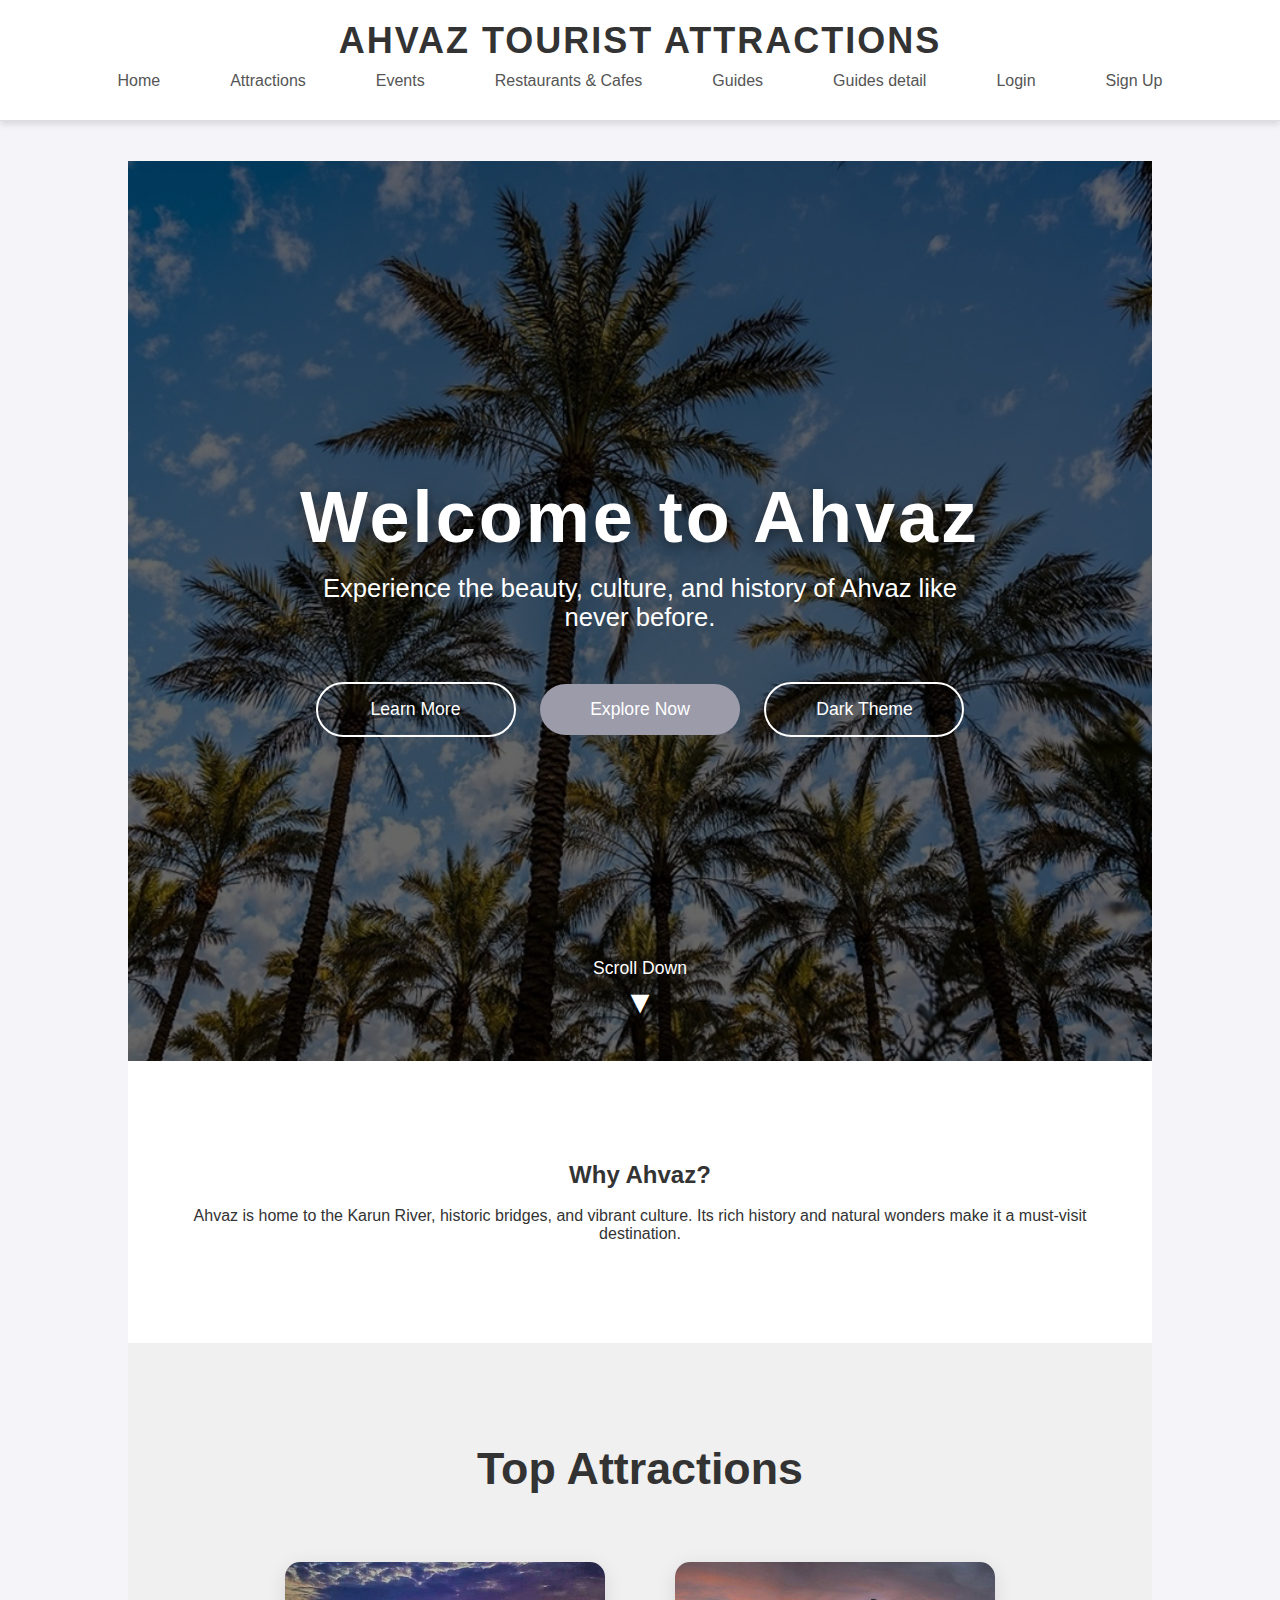
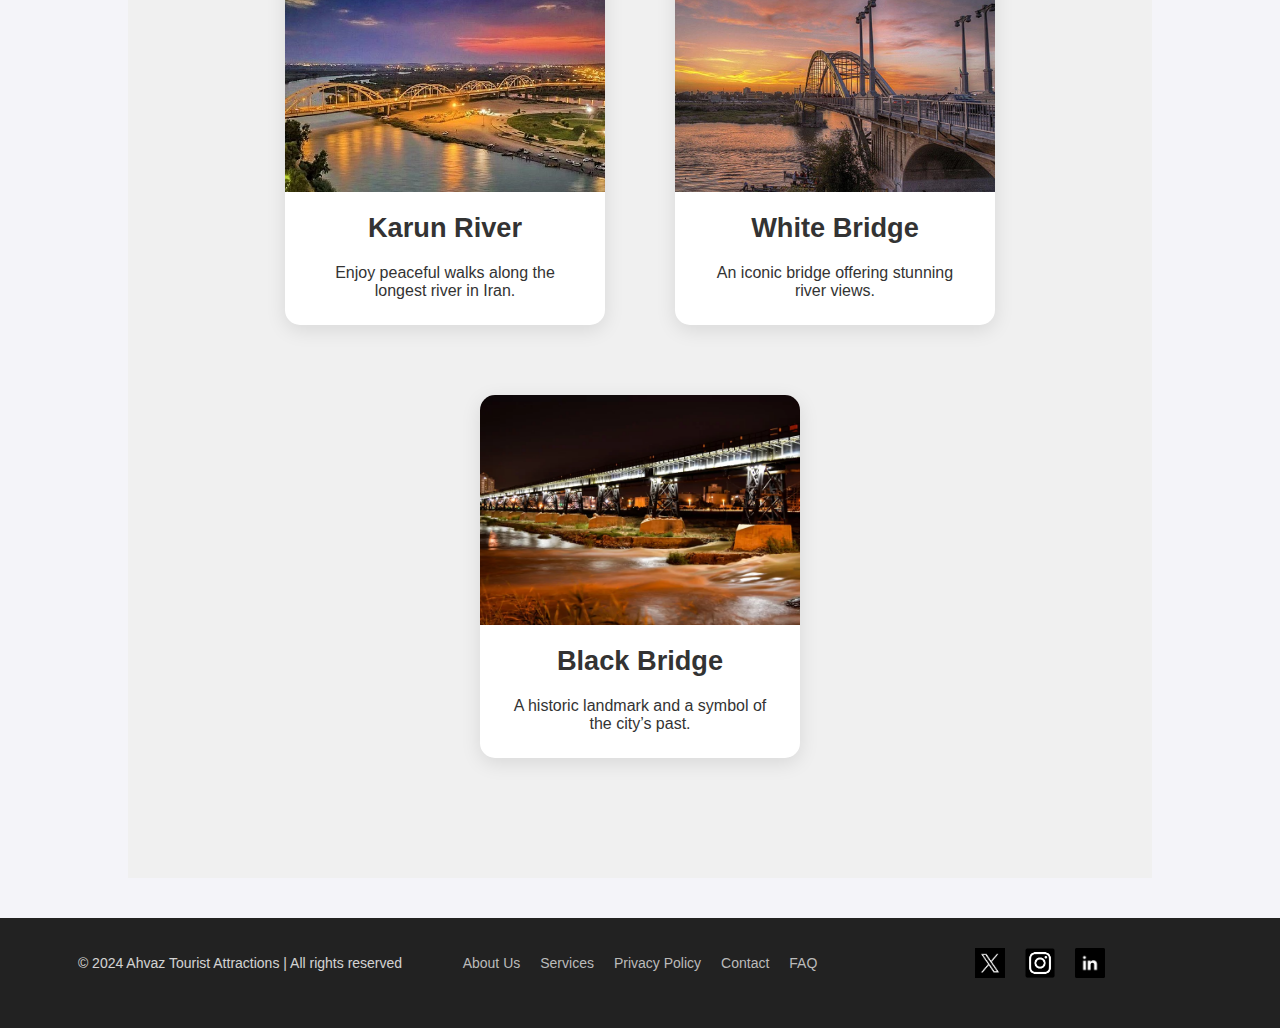
<file: index.html>
<!DOCTYPE html>
<html lang="en">
<head>
    <meta charset="UTF-8">
    <meta name="viewport" content="width=device-width, initial-scale=1.0">
    <title>Discover Ahvaz</title>
    <link id="theme-style" rel="stylesheet" href="css/style.css">
</head>
<body class="homepage">
    <div id="header"></div>

    <main>
        <section class="hero">        
            <div class="overlay"></div>
            <div class="hero-content">
                <h1>Welcome to Ahvaz</h1>
                <p>Experience the beauty, culture, and history of Ahvaz like never before.</p>
                <a href="#about" class="btn btn-outline">Learn More</a>
                <a href="attractions.html" class="btn explore-btn">Explore Now</a>
                <button class="btn btn-outline" id="theme-toggle-btn">Toggle Theme</button>
            </div>
            <div class="scroll-down">
                <a href="#about">Scroll Down</a>
                <span class="arrow">▼</span>
            </div>
        </section>

        <section id="about" class="about">
            <div class="container">
                <h2>Why Ahvaz?</h2><br/>
                <p>Ahvaz is home to the Karun River, historic bridges, and vibrant culture. Its rich history and natural wonders make it a must-visit destination.</p>
            </div>
        </section>

        <section class="featured">
            <h2>Top Attractions</h2>
            <div class="attractions-list">
                <div class="featured-item">
                    <img src="./images/karun river.jpg" alt="Karun River">
                    <h3>Karun River</h3>
                    <p>Enjoy peaceful walks along the longest river in Iran.</p>
                </div>

                <div class="featured-item">
                    <img src="./images/White Bridge.jpg" alt="White Bridge">
                    <h3>White Bridge</h3>
                    <p>An iconic bridge offering stunning river views.</p>
                </div>

                <div class="featured-item">
                    <img src="./images/black bridge.webp" alt="Black Bridge">
                    <h3>Black Bridge</h3>
                    <p>A historic landmark and a symbol of the city’s past.</p>
                </div>
            </div>
        </section>
    </main>

    <div id="footer"></div>

    <script>
        fetch('header.html')
            .then(response => response.text())
            .then(data => document.getElementById('header').innerHTML = data);

        fetch('footer.html')
            .then(response => response.text())
            .then(data => document.getElementById('footer').innerHTML = data);
    </script>
    <script src="./js/theme.js" ></script>
</body>
</html>
</file>
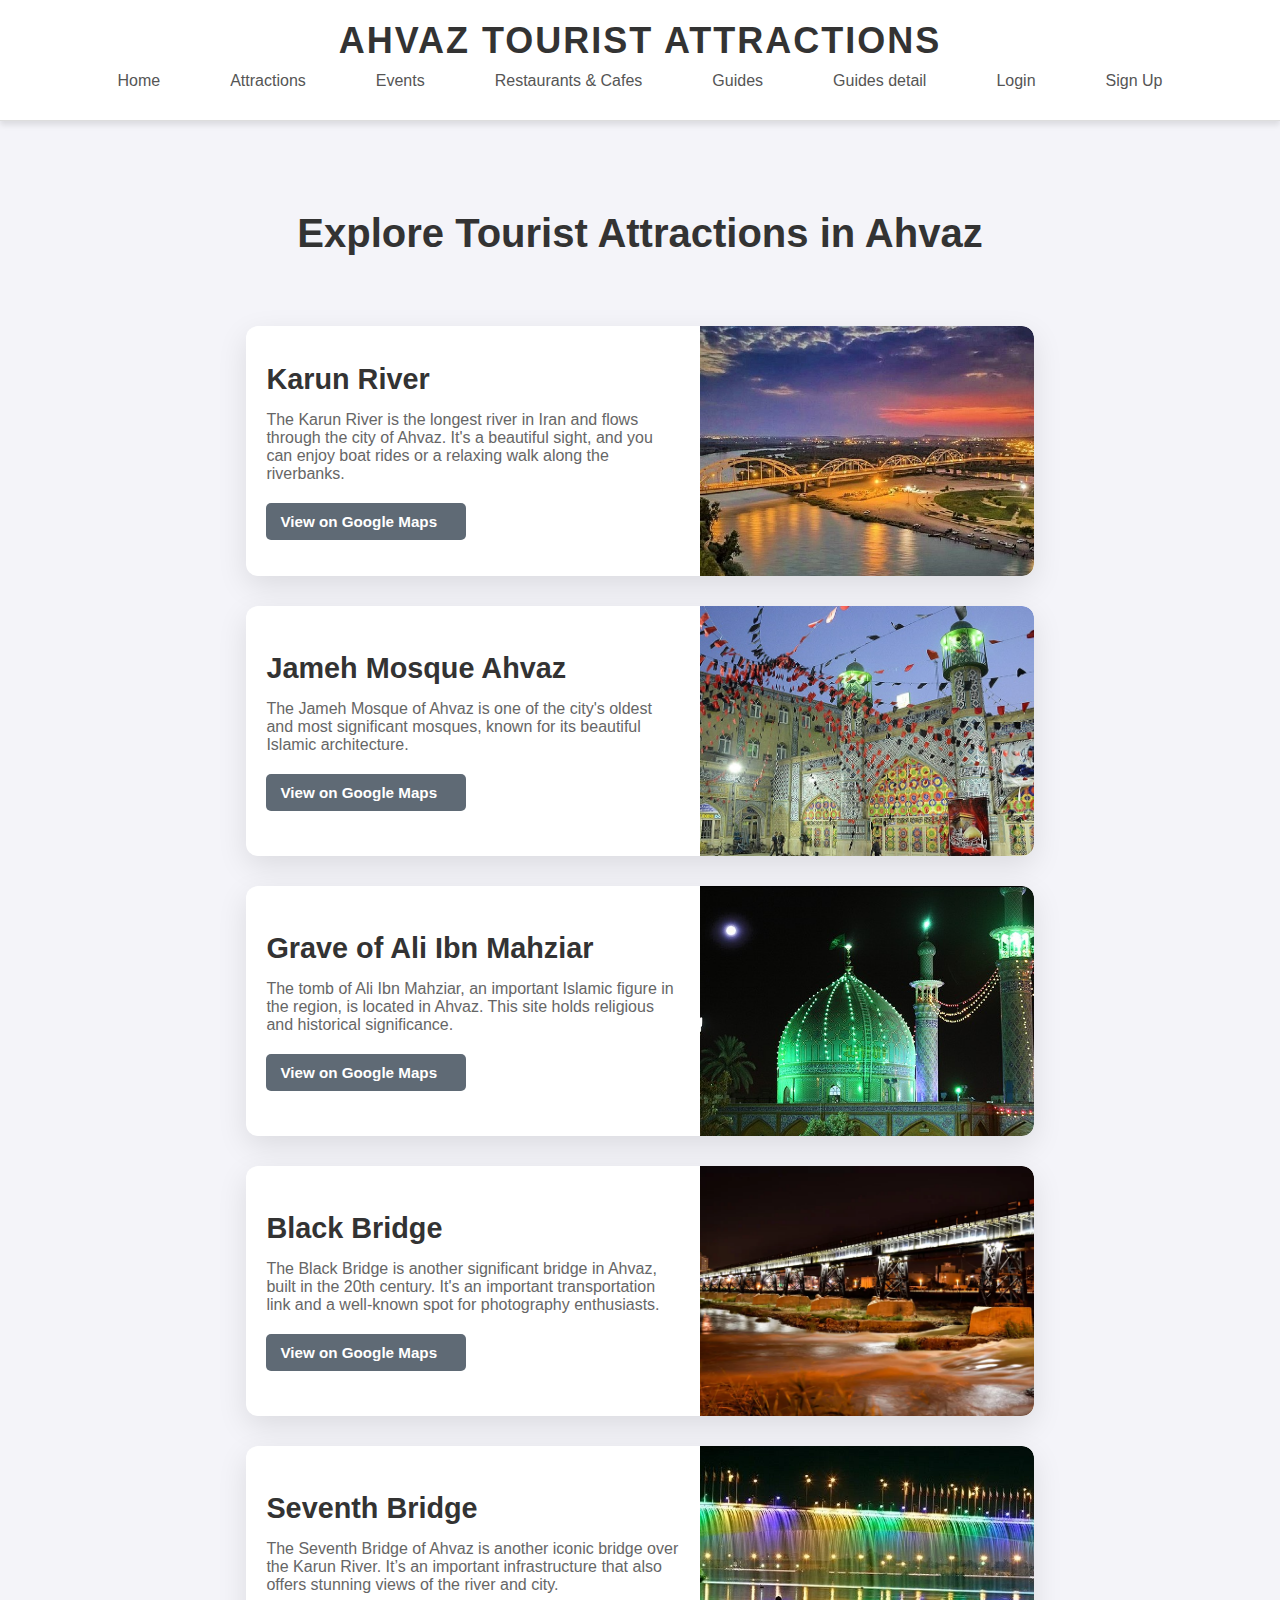
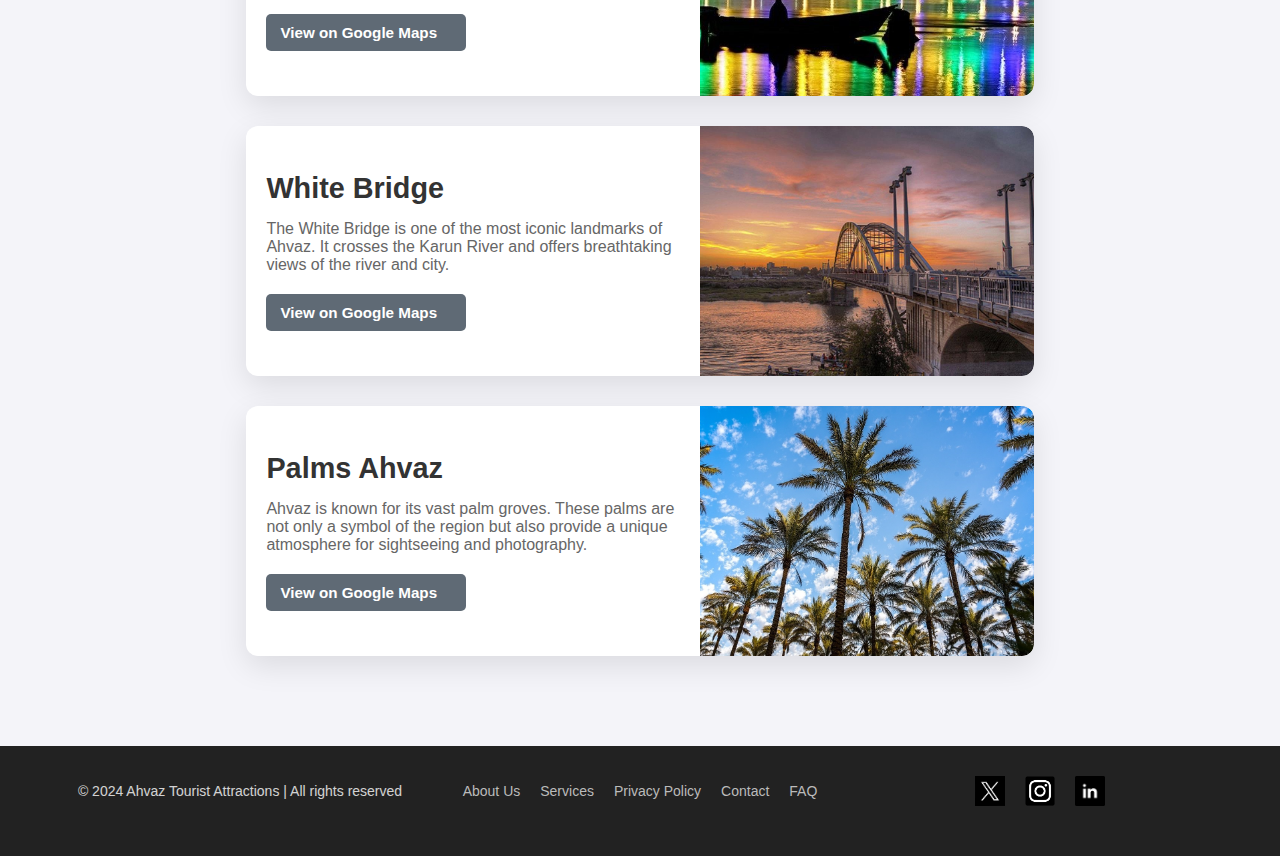
<file: attractions.html>
<!DOCTYPE html>
<html lang="en">
<head>
    <meta charset="UTF-8">
    <meta name="viewport" content="width=device-width, initial-scale=1.0">
    <title>Tourist Attractions in Ahvaz</title>
    <link id="theme-style" rel="stylesheet" href="css/style.css">
</head>
<body>
    <div id="header"></div>

    <main>
        <section class="attractions-section">

            <div class="attractions-list">
                <h2 class="attractions-section-title">Explore Tourist Attractions in Ahvaz</h2>
                <div class="attraction-card">
                    <div class="attraction-info">
                        <h3>Karun River</h3>
                        <p>The Karun River is the longest river in Iran and flows through the city of Ahvaz. It's a beautiful sight, and you can enjoy boat rides or a relaxing walk along the riverbanks.</p>
                        <a href="https://www.google.com/maps?q=Karun+River,+Ahvaz" target="_blank" class="attractions-btn">View on Google Maps</a>
                    </div>
                    <div class="attraction-image" style="background-image: url('./images/karun river.jpg');"></div>
                </div>

                <div class="attraction-card">
                    <div class="attraction-info">
                        <h3>Jameh Mosque Ahvaz</h3>
                        <p>The Jameh Mosque of Ahvaz is one of the city's oldest and most significant mosques, known for its beautiful Islamic architecture.</p>
                        <a href="https://www.google.com/maps?q=Jameh+Mosque,+Ahvaz" target="_blank" class="attractions-btn">View on Google Maps</a>
                    </div>
                    <div class="attraction-image" style="background-image: url('./images/mosque.jpg');"></div>
                </div>

                <div class="attraction-card">
                    <div class="attraction-info">
                        <h3>Grave of Ali Ibn Mahziar</h3>
                        <p>The tomb of Ali Ibn Mahziar, an important Islamic figure in the region, is located in Ahvaz. This site holds religious and historical significance.</p>
                        <a href="https://www.google.com/maps?q=Grave+of+Ali+Ibn+Mahziar,+Ahvaz" target="_blank" class="attractions-btn">View on Google Maps</a>
                    </div>
                    <div class="attraction-image" style="background-image: url('./images/ali ibn.jpg');"></div>
                </div>

                <div class="attraction-card">
                    <div class="attraction-info">
                        <h3>Black Bridge</h3>
                        <p>The Black Bridge is another significant bridge in Ahvaz, built in the 20th century. It's an important transportation link and a well-known spot for photography enthusiasts.</p>
                        <a href="https://www.google.com/maps?q=Black+Bridge,+Ahvaz" target="_blank" class="attractions-btn">View on Google Maps</a>
                    </div>
                    <div class="attraction-image" style="background-image: url('./images/black bridge.webp');"></div>
                </div>

                <div class="attraction-card">
                    <div class="attraction-info">
                        <h3>Seventh Bridge</h3>
                        <p>The Seventh Bridge of Ahvaz is another iconic bridge over the Karun River. It’s an important infrastructure that also offers stunning views of the river and city.</p>
                        <a href="https://www.google.com/maps?q=Seventh+Bridge,+Ahvaz" target="_blank" class="attractions-btn">View on Google Maps</a>
                    </div>
                    <div class="attraction-image" style="background-image: url('./images/seventhh.jpg');"></div>
                </div>

                <div class="attraction-card">
                    <div class="attraction-info">
                        <h3>White Bridge</h3>
                        <p>The White Bridge is one of the most iconic landmarks of Ahvaz. It crosses the Karun River and offers breathtaking views of the river and city.</p>
                        <a href="https://www.google.com/maps?q=White+Bridge,+Ahvaz" target="_blank" class="attractions-btn">View on Google Maps</a>
                    </div>
                    <div class="attraction-image" style="background-image: url('./images/White Bridge.jpg');"></div>
                </div>

                <div class="attraction-card">
                    <div class="attraction-info">
                        <h3>Palms Ahvaz</h3>
                        <p>Ahvaz is known for its vast palm groves. These palms are not only a symbol of the region but also provide a unique atmosphere for sightseeing and photography.</p>
                        <a href="https://www.google.com/maps?q=Palms,+Ahvaz" target="_blank" class="attractions-btn">View on Google Maps</a>
                    </div>
                    <div class="attraction-image" style="background-image: url('./images/palms.jpg');"></div>
                </div>
            </div>
        </section>
    </main>

    <div id="footer"></div>

    <script>
        fetch('header.html')
            .then(response => response.text())
            .then(data => document.getElementById('header').innerHTML = data);

        fetch('footer.html')
            .then(response => response.text())
            .then(data => document.getElementById('footer').innerHTML = data);
    </script>
    <script src="./js/theme.js" ></script>
</body>
</html>
</file>
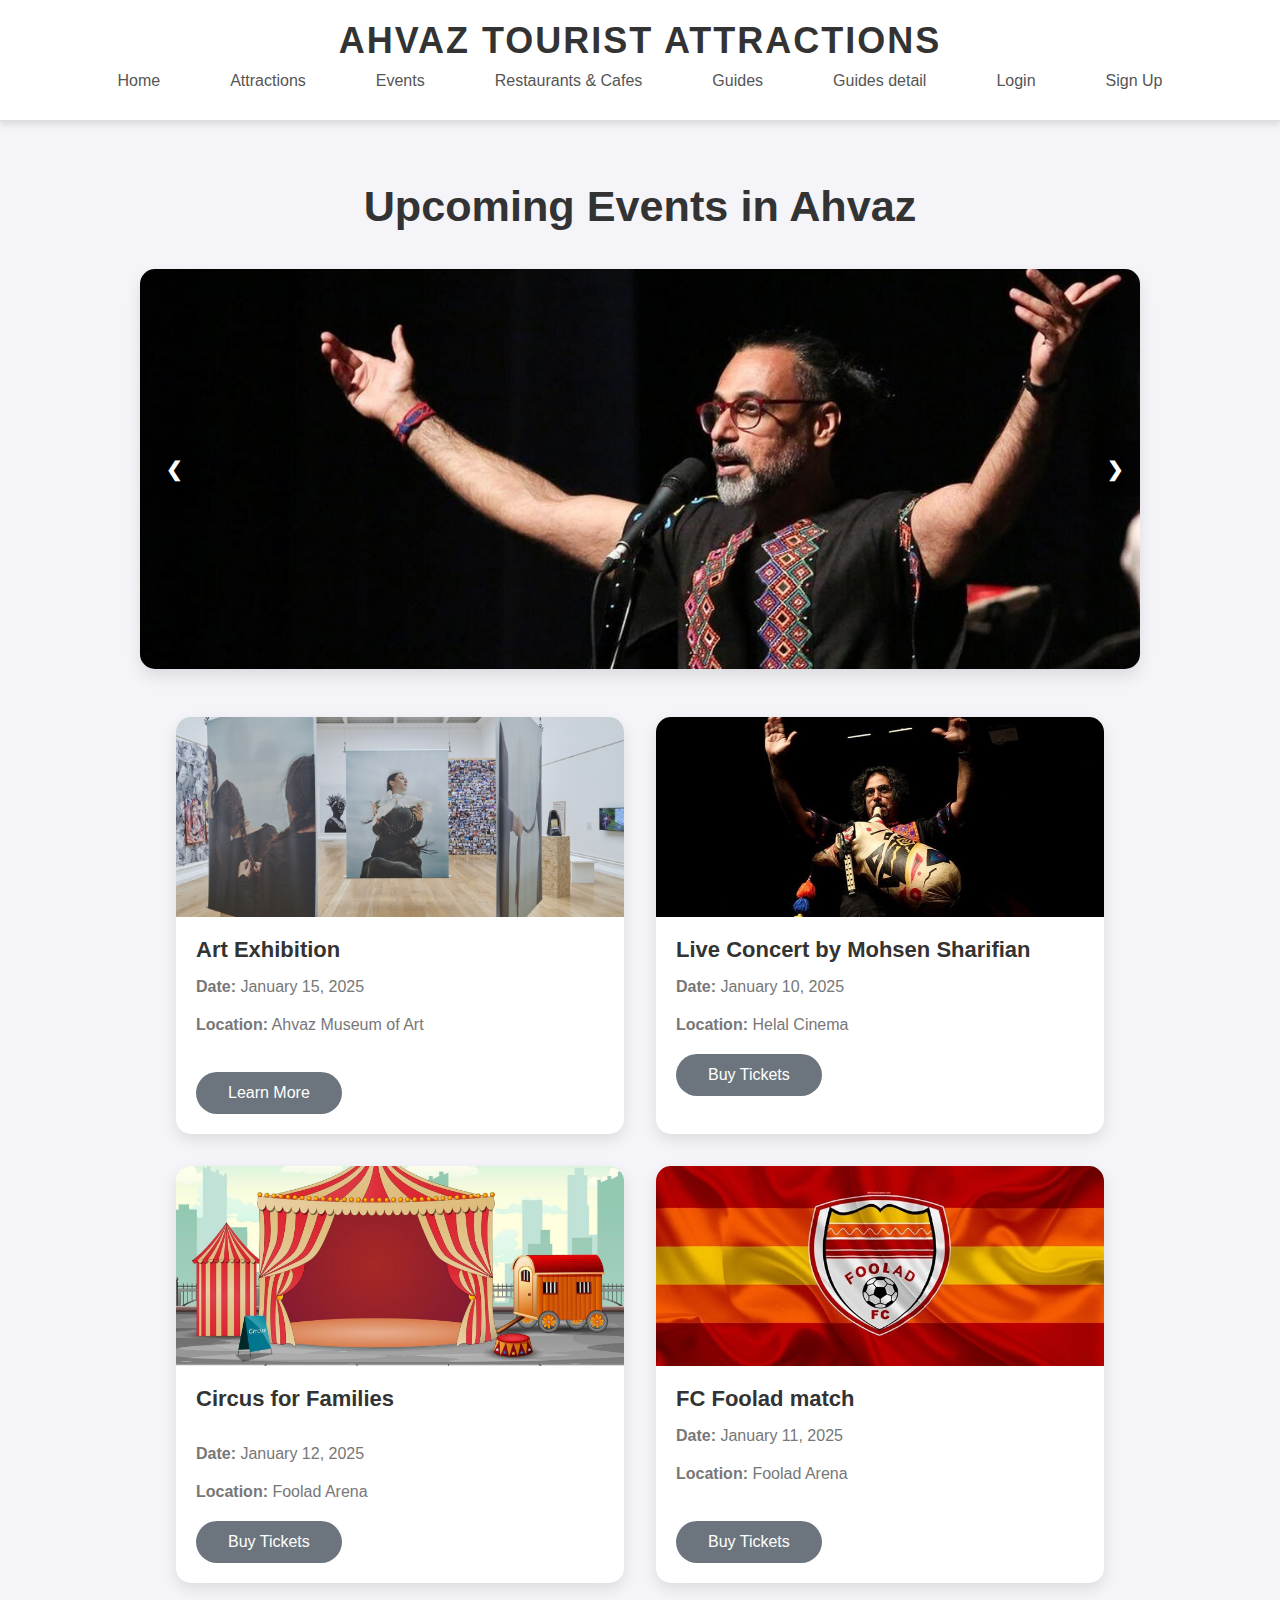
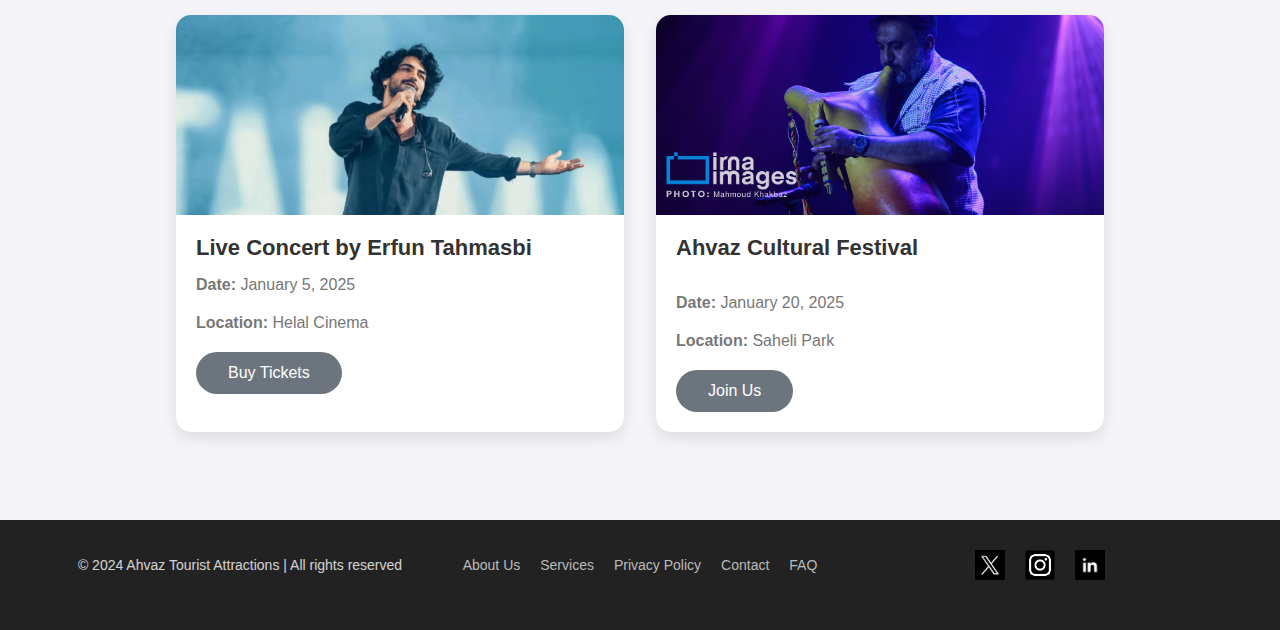
<file: events.html>
<!DOCTYPE html>
<html lang="en">
<head>
    <meta charset="UTF-8">
    <meta name="viewport" content="width=device-width, initial-scale=1.0">
    <title>Events - Ahvaz Tourist Attractions</title>
    <link id="theme-style" rel="stylesheet" href="css/style.css">
</head>
<body>
    <div id="header"></div>

    <main>
       <h1 class="event-h1">Upcoming Events in Ahvaz</h1><br/>
        <div class="slideshow-container">
            <div class="slides fade">
                <img src="./images/mohh.jpg" class="slide-img">
            </div>
            <div class="slides fade">
                <img src="./images/artt.jpg" class="slide-img">
            </div>
            <div class="slides fade">
                <img src="./images/erf.jpg" class="slide-img">
            </div>
        
            <!-- فلش‌های بعدی و قبلی -->
            <a class="prev" onclick="plusSlides(-1)">❮</a>
            <a class="next" onclick="plusSlides(1)">❯</a>
            
        </div>

        <section class="events-grid">

            <div class="event-card">
                <img src="./images/new art.jpg" alt="Exhibition">
                <div class="card-content">
                    <h3>Art Exhibition</h3>
                    <p><strong>Date:</strong> January 15, 2025</p>
                    <p><strong>Location:</strong> Ahvaz Museum of Art</p><br/>
                    <button class="event-btn">Learn More</button>
                </div>
            </div>

            <div class="event-card">
                <img src="./images/new mohsen.jpg" alt="Concert">
                <div class="card-content">
                    <h3>Live Concert by Mohsen Sharifian</h3>
                    <p><strong>Date:</strong> January 10, 2025</p>
                    <p><strong>Location:</strong> Helal Cinema</p>
                    <button class="event-btn">Buy Tickets</button>
                </div>
            </div>

            <div class="event-card">
                <img src="./images/cir.jpg" alt="Circus">
                <div class="card-content">
                    <h3>Circus for Families</h3><br/>
                    <p><strong>Date:</strong> January 12, 2025</p>
                    <p><strong>Location:</strong> Foolad Arena</p>
                    <button class="event-btn">Buy Tickets</button>
                </div>
            </div>

            <div class="event-card">
                <img src="./images/foolad.jpg">
                <div class="card-content">
                    <h3>FC Foolad match</h3>
                    <p><strong>Date:</strong> January 11, 2025</p>
                    <p><strong>Location:</strong> Foolad Arena</p><br/>
                    <button class="event-btn">Buy Tickets</button>
                </div>
            </div>

            <div class="event-card">
                <img src="./images/erf.jpg" alt="Concert">
                <div class="card-content">
                    <h3>Live Concert by Erfun Tahmasbi</h3>
                    <p><strong>Date:</strong> January 5, 2025</p>
                    <p><strong>Location:</strong> Helal Cinema</p>
                    <button class="event-btn">Buy Tickets</button>
                </div>
            </div>

            <div class="event-card">
                <img src="./images/festival.jpg" alt="Festival">
                <div class="card-content">
                    <h3>Ahvaz Cultural Festival     </h3><br/>
                    <p><strong>Date:</strong> January 20, 2025</p>
                    <p><strong>Location:</strong> Saheli Park</p>
                    <button class="event-btn">Join Us</button>
                </div>
            </div>
        </section>
    </main>

    <div id="footer"></div>

    <script>
        fetch('header.html')
            .then(response => response.text())
            .then(data => document.getElementById('header').innerHTML = data);

        fetch('footer.html')
            .then(response => response.text())
            .then(data => document.getElementById('footer').innerHTML = data);
    </script>
    <script src="./js/slideshow.js" defer></script>
    <script src="./js/theme.js" ></script>
</body>
</html>
</file>
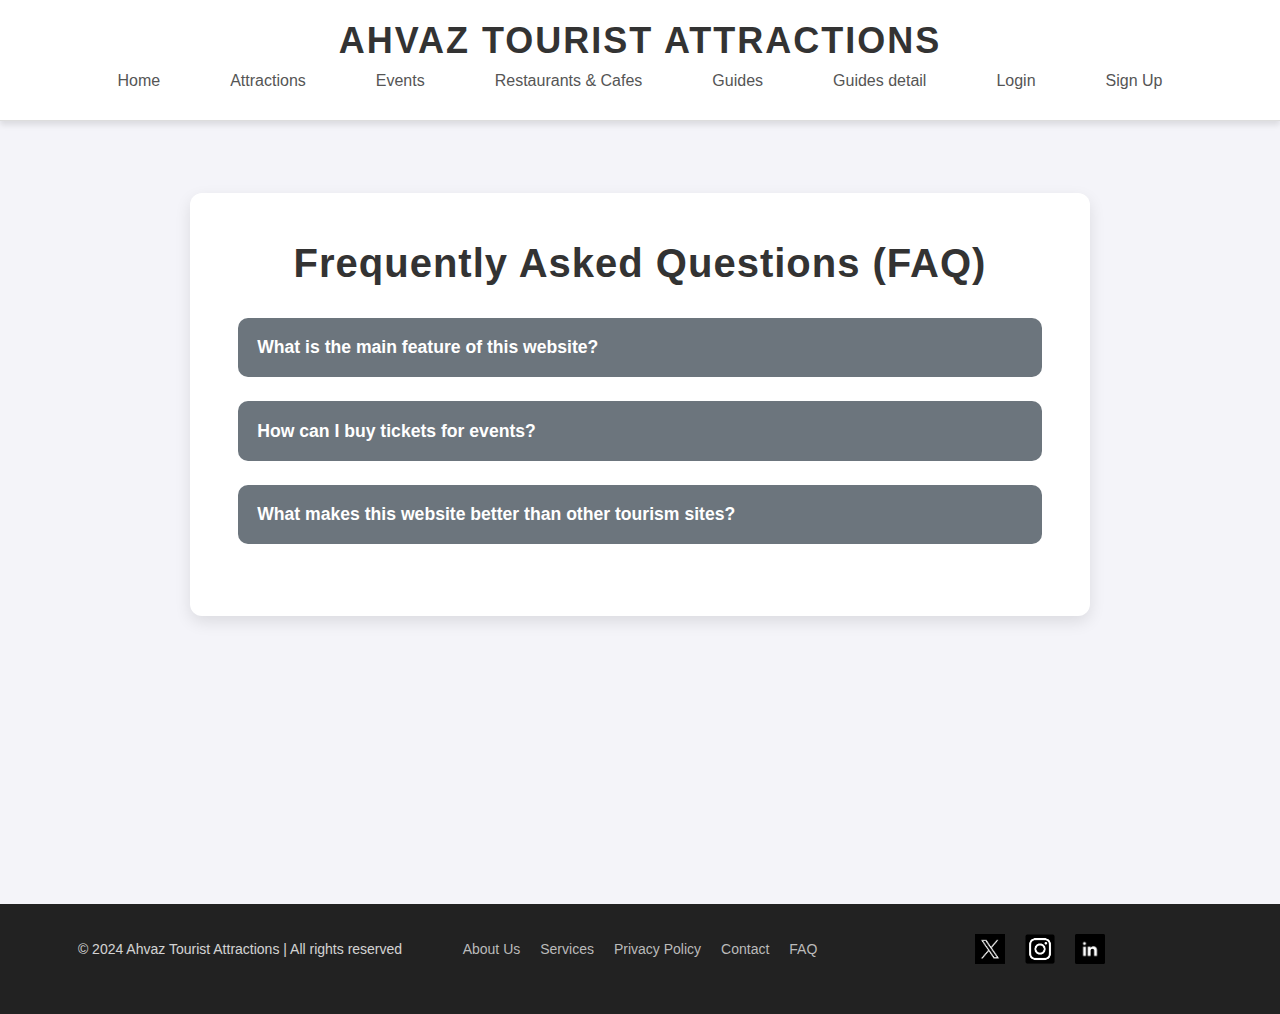
<file: faq.html>
<!DOCTYPE html>
<html lang="en">
<head>
    <meta charset="UTF-8">
    <meta name="viewport" content="width=device-width, initial-scale=1.0">
    <title>FAQ - Ahvaz Tourist Attractions</title>
    <link id="theme-style" rel="stylesheet" href="css/style.css">
</head>
<body>
    <div id="header"></div>

    <main>
        <section class="faq-section">
            <h1>Frequently Asked Questions (FAQ)</h1>

            <div class="faq-item">
                <button class="faq-question">What is the main feature of this website?</button>
                <div class="faq-answer">
                    <p>This website offers detailed information on tourist attractions in Ahvaz, including events, landmarks, and cultural sites.</p>
                </div>
            </div>

            <div class="faq-item">
                <button class="faq-question">How can I buy tickets for events?</button>
                <div class="faq-answer">
                    <p>You can buy tickets directly through the event pages on the website, where you will find a "Buy Tickets" button.</p>
                </div>
            </div>

            <div class="faq-item">
                <button class="faq-question">What makes this website better than other tourism sites?</button>
                <div class="faq-answer">
                    <p>Our website provides up-to-date information on Ahvaz's tourist attractions, including local events, with easy navigation and user-friendly design.</p>
                </div>
            </div>
            <!-- You can add more FAQ items here -->
        </section><br/><br/><br/><br/><br/><br/><br/><br/><br/><br/><br/><br/>
    </main>
    
    <div id="footer"></div>
    <script>
        fetch('header.html')
            .then(response => response.text())
            .then(data => document.getElementById('header').innerHTML = data);

        fetch('footer.html')
            .then(response => response.text())
            .then(data => document.getElementById('footer').innerHTML = data);
    </script>
    <script src="./js/faq.js"></script>
    <script src="./js/theme.js" ></script>
</body>
</html>
</file>
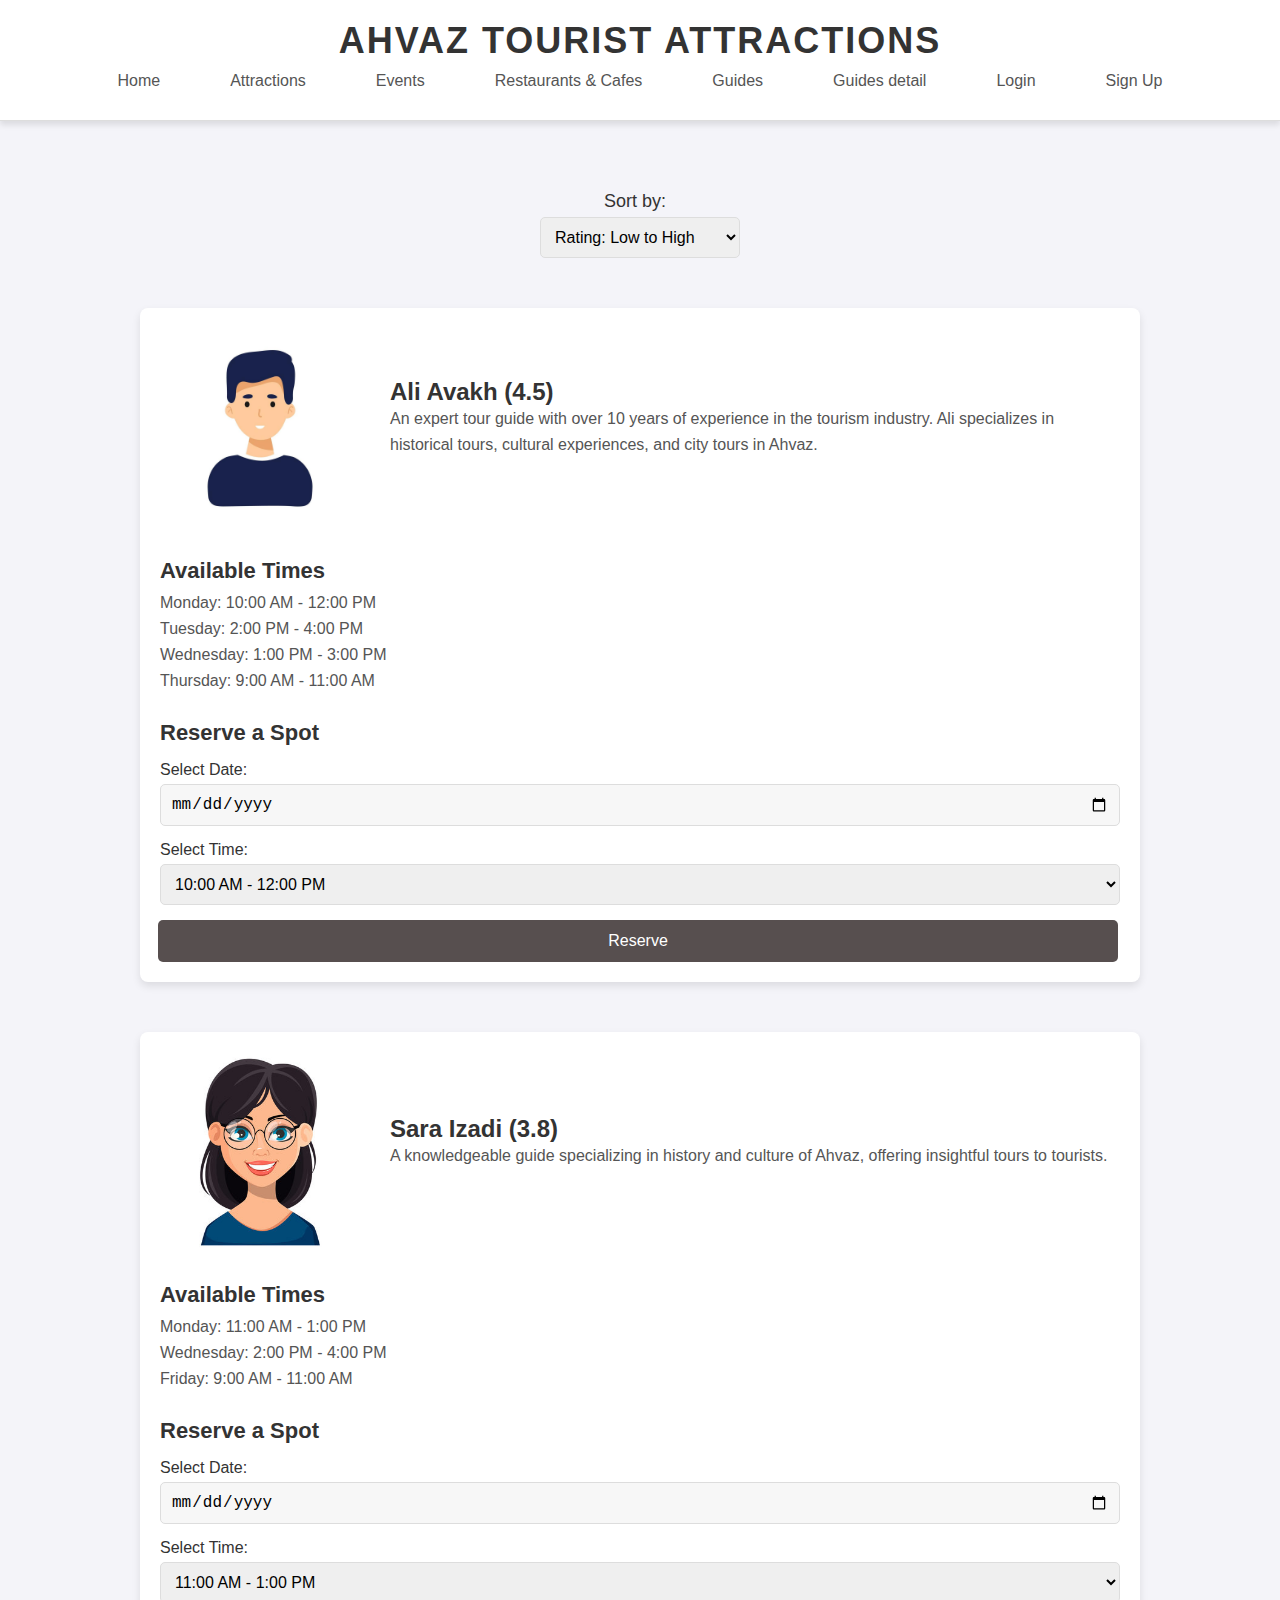
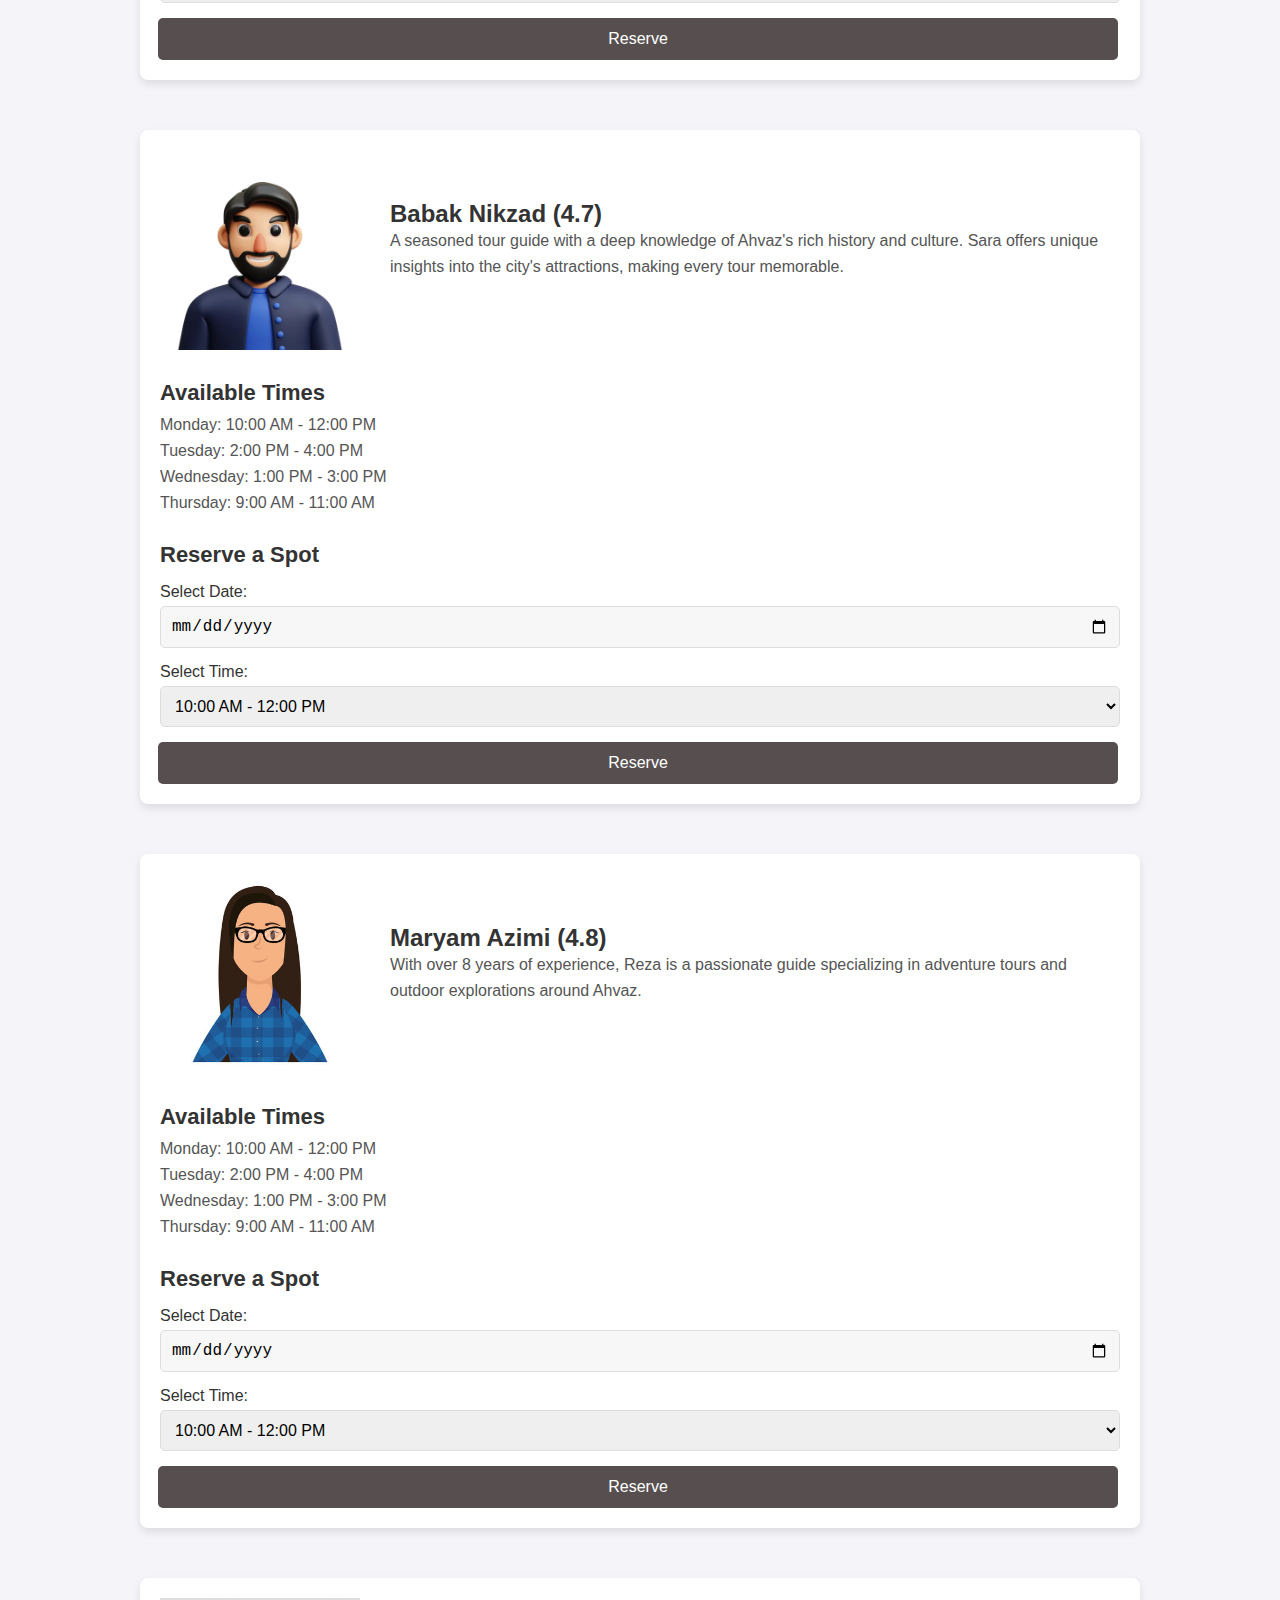
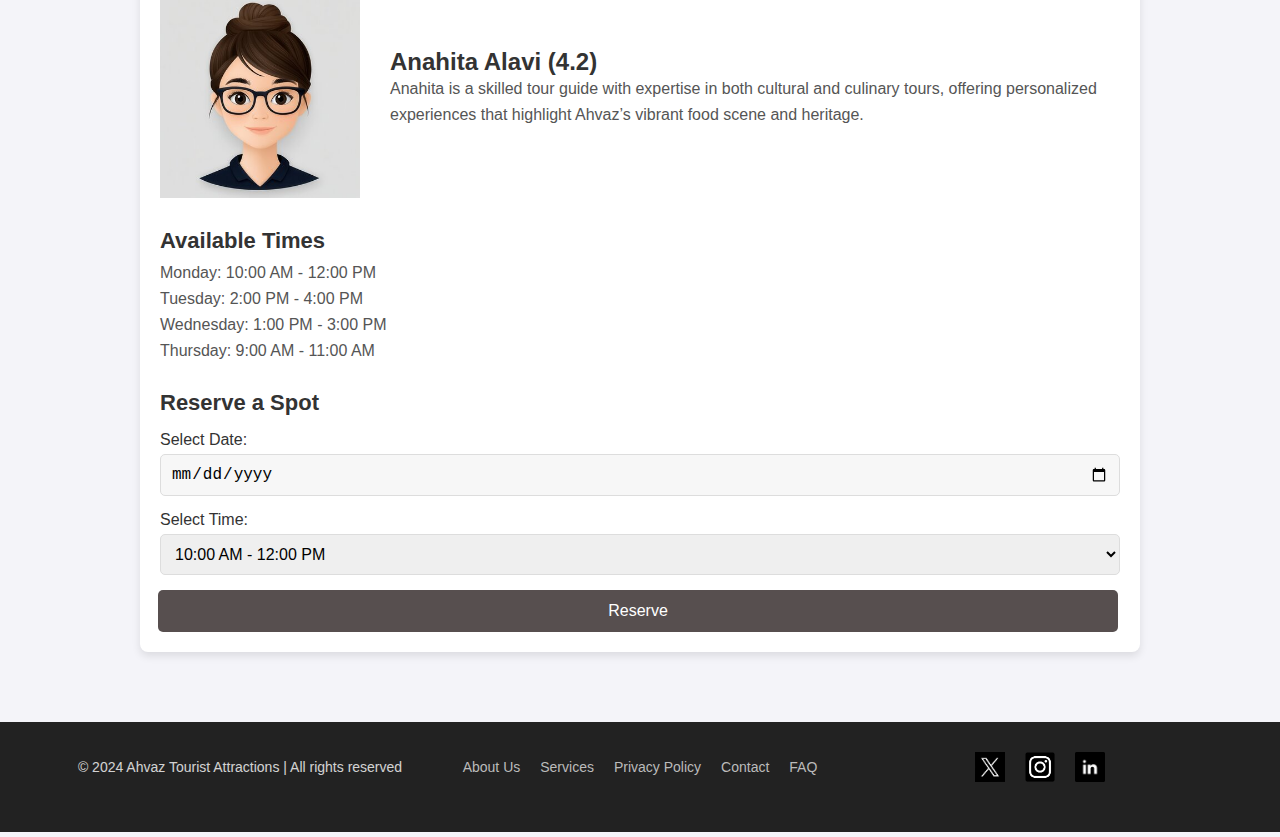
<file: guide-details.html>
<!DOCTYPE html>
<html lang="en">
<head>
    <meta charset="UTF-8">
    <meta name="viewport" content="width=device-width, initial-scale=1.0">
    <title>Guide Details</title>
    <link id="theme-style" rel="stylesheet" href="css/style.css">
</head>
<body>
    <div id="header"></div>

    <main>
        <section class="filter">
            <label for="sort-by">Sort by:</label>
            <select id="sort-by">
                <option value="rating-asc">Rating: Low to High</option>
                <option value="rating-desc">Rating: High to Low</option>
                <option value="name-asc">Name: A to Z</option>
                <option value="name-desc">Name: Z to A</option>
            </select>
        </section>

        <section class="guide-details">
            <div class="guide-info">
                <div class="guide-detail-img">
                    <img src="./images/ali.jpg" alt="Ali Avakh">
                </div>
                <div class="guide-description">
                    <h2>Ali Avakh <span class="rating">(4.5)</span></h2>
                    <p>An expert tour guide with over 10 years of experience in the tourism industry. Ali specializes in historical tours, cultural experiences, and city tours in Ahvaz.</p>
                </div>
            </div>

            <div class="available-times">
                <h3>Available Times</h3>
                <ul>
                    <li>Monday: 10:00 AM - 12:00 PM</li>
                    <li>Tuesday: 2:00 PM - 4:00 PM</li>
                    <li>Wednesday: 1:00 PM - 3:00 PM</li>
                    <li>Thursday: 9:00 AM - 11:00 AM</li>
                </ul>
            </div>

            <div class="reservation-form">
                <h3>Reserve a Spot</h3>
                <form>
                    <label for="reservation-date">Select Date:</label>
                    <input type="date" id="reservation-date" name="reservation-date" required>

                    <label for="reservation-time">Select Time:</label>
                    <select id="reservation-time" name="reservation-time" required>
                        <option value="10:00 AM - 12:00 PM">10:00 AM - 12:00 PM</option>
                        <option value="2:00 PM - 4:00 PM">2:00 PM - 4:00 PM</option>
                        <option value="1:00 PM - 3:00 PM">1:00 PM - 3:00 PM</option>
                        <option value="9:00 AM - 11:00 AM">9:00 AM - 11:00 AM</option>
                    </select>

                    <button type="submit" class="guide-reserve-btn">Reserve</button>
                </form>
            </div>
        </section>

        <section class="guide-details">
            <div class="guide-info">
                <div class="guide-detail-img">
                    <img src="./images/sara.jpg" alt="Sara Izadi">
                </div>
                <div class="guide-description">
                    <h2>Sara Izadi <span class="rating">(3.8)</span></h2>
                    <p>A knowledgeable guide specializing in history and culture of Ahvaz, offering insightful tours to tourists.</p>
                </div>
            </div>

            <div class="available-times">
                <h3>Available Times</h3>
                <ul>
                    <li>Monday: 11:00 AM - 1:00 PM</li>
                    <li>Wednesday: 2:00 PM - 4:00 PM</li>
                    <li>Friday: 9:00 AM - 11:00 AM</li>
                </ul>
            </div>

            <div class="reservation-form">
                <h3>Reserve a Spot</h3>
                <form>
                    <label for="reservation-date">Select Date:</label>
                    <input type="date" id="reservation-date" name="reservation-date" required>

                    <label for="reservation-time">Select Time:</label>
                    <select id="reservation-time" name="reservation-time" required>
                        <option value="11:00 AM - 1:00 PM">11:00 AM - 1:00 PM</option>
                        <option value="2:00 PM - 4:00 PM">2:00 PM - 4:00 PM</option>
                        <option value="9:00 AM - 11:00 AM">9:00 AM - 11:00 AM</option>
                    </select>

                    <button type="submit" class="guide-reserve-btn">Reserve</button>
                </form>
            </div>
        </section>

        <section class="guide-details">
            <div class="guide-info">
                <div class="guide-detail-img">
                    <img src="./images/babak.webp" alt="Babak Nikzad">
                </div>
                <div class="guide-description">
                    <h2>Babak Nikzad <span class="rating">(4.7)</span></h2>
                    <p>A seasoned tour guide with a deep knowledge of Ahvaz's rich history and culture. Sara offers unique insights into the city's attractions, making every tour memorable.</p>
                </div>
            </div>

            <div class="available-times">
                <h3>Available Times</h3>
                <ul>
                    <li>Monday: 10:00 AM - 12:00 PM</li>
                    <li>Tuesday: 2:00 PM - 4:00 PM</li>
                    <li>Wednesday: 1:00 PM - 3:00 PM</li>
                    <li>Thursday: 9:00 AM - 11:00 AM</li>
                </ul>
            </div>

            <div class="reservation-form">
                <h3>Reserve a Spot</h3>
                <form>
                    <label for="reservation-date">Select Date:</label>
                    <input type="date" id="reservation-date" name="reservation-date" required>

                    <label for="reservation-time">Select Time:</label>
                    <select id="reservation-time" name="reservation-time" required>
                        <option value="10:00 AM - 12:00 PM">10:00 AM - 12:00 PM</option>
                        <option value="2:00 PM - 4:00 PM">2:00 PM - 4:00 PM</option>
                        <option value="1:00 PM - 3:00 PM">1:00 PM - 3:00 PM</option>
                        <option value="9:00 AM - 11:00 AM">9:00 AM - 11:00 AM</option>
                    </select>

                    <button type="submit" class="guide-reserve-btn">Reserve</button>
                </form>
            </div>
        </section>


        <section class="guide-details">
            <div class="guide-info">
                <div class="guide-detail-img">
                    <img src="./images/maryam.jpg" alt="Maryam Azimi">
                </div>
                <div class="guide-description">
                    <h2>Maryam Azimi <span class="rating">(4.8)</span></h2>
                    <p>With over 8 years of experience, Reza is a passionate guide specializing in adventure tours and outdoor explorations around Ahvaz.</p>
                </div>
            </div>

            <div class="available-times">
                <h3>Available Times</h3>
                <ul>
                    <li>Monday: 10:00 AM - 12:00 PM</li>
                    <li>Tuesday: 2:00 PM - 4:00 PM</li>
                    <li>Wednesday: 1:00 PM - 3:00 PM</li>
                    <li>Thursday: 9:00 AM - 11:00 AM</li>
                </ul>
            </div>

            <div class="reservation-form">
                <h3>Reserve a Spot</h3>
                <form>
                    <label for="reservation-date">Select Date:</label>
                    <input type="date" id="reservation-date" name="reservation-date" required>

                    <label for="reservation-time">Select Time:</label>
                    <select id="reservation-time" name="reservation-time" required>
                        <option value="10:00 AM - 12:00 PM">10:00 AM - 12:00 PM</option>
                        <option value="2:00 PM - 4:00 PM">2:00 PM - 4:00 PM</option>
                        <option value="1:00 PM - 3:00 PM">1:00 PM - 3:00 PM</option>
                        <option value="9:00 AM - 11:00 AM">9:00 AM - 11:00 AM</option>
                    </select>

                    <button type="submit" class="guide-reserve-btn">Reserve</button>
                </form>
            </div>
        </section>

        <section class="guide-details">
            <div class="guide-info">
                <div class="guide-detail-img">
                    <img src="./images/Anahita.jpg" alt="Anahita Alavi">
                </div>
                <div class="guide-description">
                    <h2>Anahita Alavi <span class="rating">(4.2)</span></h2>
                    <p>Anahita is a skilled tour guide with expertise in both cultural and culinary tours, offering personalized experiences that highlight Ahvaz’s vibrant food scene and heritage.</p>
                </div>
            </div>

            <div class="available-times">
                <h3>Available Times</h3>
                <ul>
                    <li>Monday: 10:00 AM - 12:00 PM</li>
                    <li>Tuesday: 2:00 PM - 4:00 PM</li>
                    <li>Wednesday: 1:00 PM - 3:00 PM</li>
                    <li>Thursday: 9:00 AM - 11:00 AM</li>
                </ul>
            </div>

            <div class="reservation-form">
                <h3>Reserve a Spot</h3>
                <form>
                    <label for="reservation-date">Select Date:</label>
                    <input type="date" id="reservation-date" name="reservation-date" required>

                    <label for="reservation-time">Select Time:</label>
                    <select id="reservation-time" name="reservation-time" required>
                        <option value="10:00 AM - 12:00 PM">10:00 AM - 12:00 PM</option>
                        <option value="2:00 PM - 4:00 PM">2:00 PM - 4:00 PM</option>
                        <option value="1:00 PM - 3:00 PM">1:00 PM - 3:00 PM</option>
                        <option value="9:00 AM - 11:00 AM">9:00 AM - 11:00 AM</option>
                    </select>

                    <button type="submit" class="guide-reserve-btn">Reserve</button>
                </form>
            </div>
        </section>
    </main>

    <div id="footer"></div>

    <script>
        fetch('header.html')
            .then(response => response.text())
            .then(data => document.getElementById('header').innerHTML = data);

        fetch('footer.html')
            .then(response => response.text())
            .then(data => document.getElementById('footer').innerHTML = data);
    </script>
    <script src="./js/theme.js" ></script>
</body>
</html>
</file>
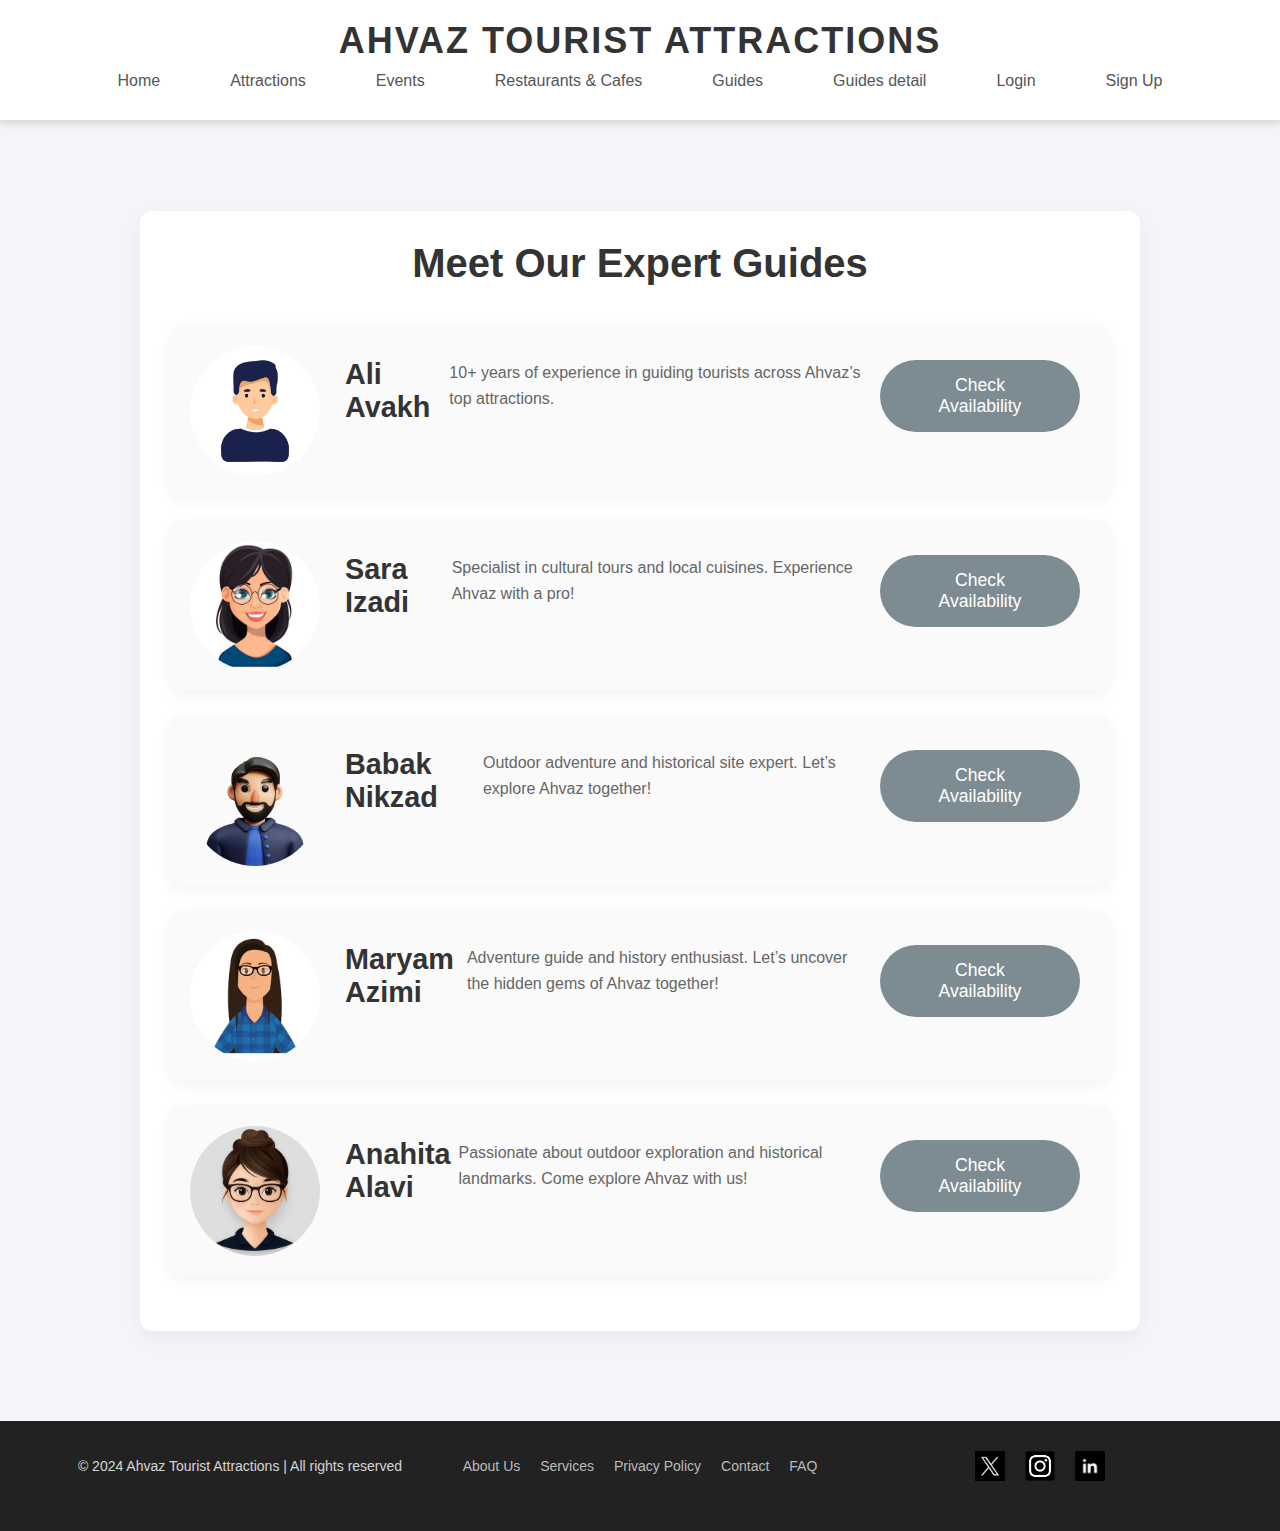
<file: guides.html>
<!DOCTYPE html>
<html lang="en">
<head>
    <meta charset="UTF-8">
    <meta name="viewport" content="width=device-width, initial-scale=1.0">
    <title>Tour Guides in Ahvaz</title>
    <link id="theme-style" rel="stylesheet" href="css/style.css">

</head>
<body>

    <div id="header"></div>

    <main>
        <section class="guides-list">
            <h2>Meet Our Expert Guides</h2>
            <div class="guide-card">
                <img src="images/ali.jpg" alt="Ali Ahmadi" class="guide-img">
                <div class="guide-info">
                    <h3>Ali Avakh</h3>
                    <p>10+ years of experience in guiding tourists across Ahvaz’s top attractions.</p>
                    <a href="guide-details.html?id=1" class="btn">Check Availability</a>
                </div>
            </div>

            <div class="guide-card">
                <img src="images/sara.jpg" alt="Sara Mohammadi" class="guide-img">
                <div class="guide-info">
                    <h3>Sara Izadi</h3>
                    <p>Specialist in cultural tours and local cuisines. Experience Ahvaz with a pro!</p>
                    <a href="guide-details.html?id=2" class="btn">Check Availability</a>
                </div>
            </div>

            <div class="guide-card">
                <img src="images/babak.webp" alt="Reza Nikzad" class="guide-img">
                <div class="guide-info">
                    <h3>Babak Nikzad</h3>
                    <p>Outdoor adventure and historical site expert. Let’s explore Ahvaz together!</p>
                    <a href="guide-details.html?id=3" class="btn">Check Availability</a>
                </div>
            </div>

            <div class="guide-card">
                <img src="images/maryam.jpg" alt="Reza Nikzad" class="guide-img">
                <div class="guide-info">
                    <h3>Maryam Azimi</h3>
                    <p>Adventure guide and history enthusiast. Let’s uncover the hidden gems of Ahvaz together!</p>
                    <a href="guide-details.html?id=3" class="btn">Check Availability</a>
                </div>
            </div>

            <div class="guide-card">
                <img src="images/Anahita.jpg" alt="Reza Nikzad" class="guide-img">
                <div class="guide-info">
                    <h3>Anahita Alavi</h3>
                    <p>Passionate about outdoor exploration and historical landmarks. Come explore Ahvaz with us!</p>
                    <a href="guide-details.html?id=3" class="btn">Check Availability</a>
                </div>
            </div>

        </section>
    </main>

    <div id="footer"></div>
    <script>
        fetch('header.html')
            .then(response => response.text())
            .then(data => document.getElementById('header').innerHTML = data);

        fetch('footer.html')
            .then(response => response.text())
            .then(data => document.getElementById('footer').innerHTML = data);
    </script>
        <script src="./js/theme.js" ></script>
</body>
</html>
</file>
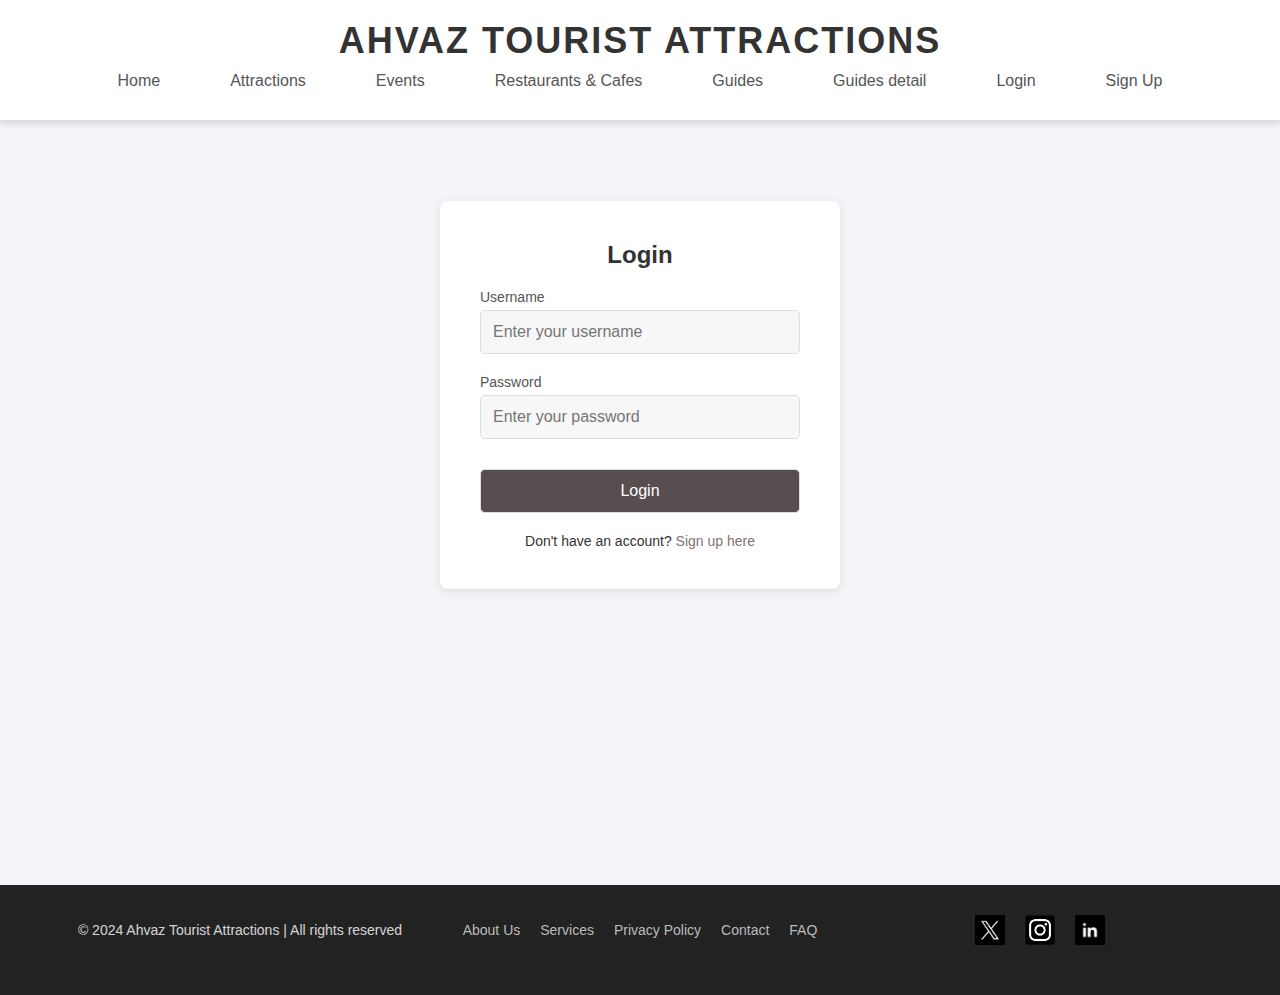
<file: login.html>
<!DOCTYPE html>
<html lang="en">
<head>
    <meta charset="UTF-8">
    <meta name="viewport" content="width=device-width, initial-scale=1.0">
    <title>Login - Ahvaz Tourist Attractions</title>
    <link id="theme-style" rel="stylesheet" href="css/style.css">
</head>
<body>
    <div id="header"></div>
    <main>
        <section class="login-section">
            <h2>Login</h2>
            <form id="loginForm" action="#" method="post">
                <div class="form-group">
                    <label for="username">Username</label>
                    <input type="text" id="username" name="username" placeholder="Enter your username" required>
                    <span class="error-message" id="username-error"></span> 
                </div>
                <div class="form-group">
                    <label for="password">Password</label>
                    <input type="password" id="password" name="password" placeholder="Enter your password" required>
                    <span class="error-message" id="password-error"></span> 
                </div>
                <div class="form-group">
                    <button type="submit" class="login-btn">Login</button>
                </div>
            </form>
            <p class="signup-link">Don't have an account? <a href="register.html">Sign up here</a></p>
        </section>
        <br/><br/><br/><br/><br/><br/><br/><br/><br/><br/><br/><br/>
    </main>

    <div id="footer"></div>
    <script>
        fetch('header.html')
            .then(response => response.text())
            .then(data => document.getElementById('header').innerHTML = data);

        fetch('footer.html')
            .then(response => response.text())
            .then(data => document.getElementById('footer').innerHTML = data);
    </script>
    <script src="./js/login-validation.js"></script>
    <script src="./js/theme.js" ></script>
</body>
</html>
</file>
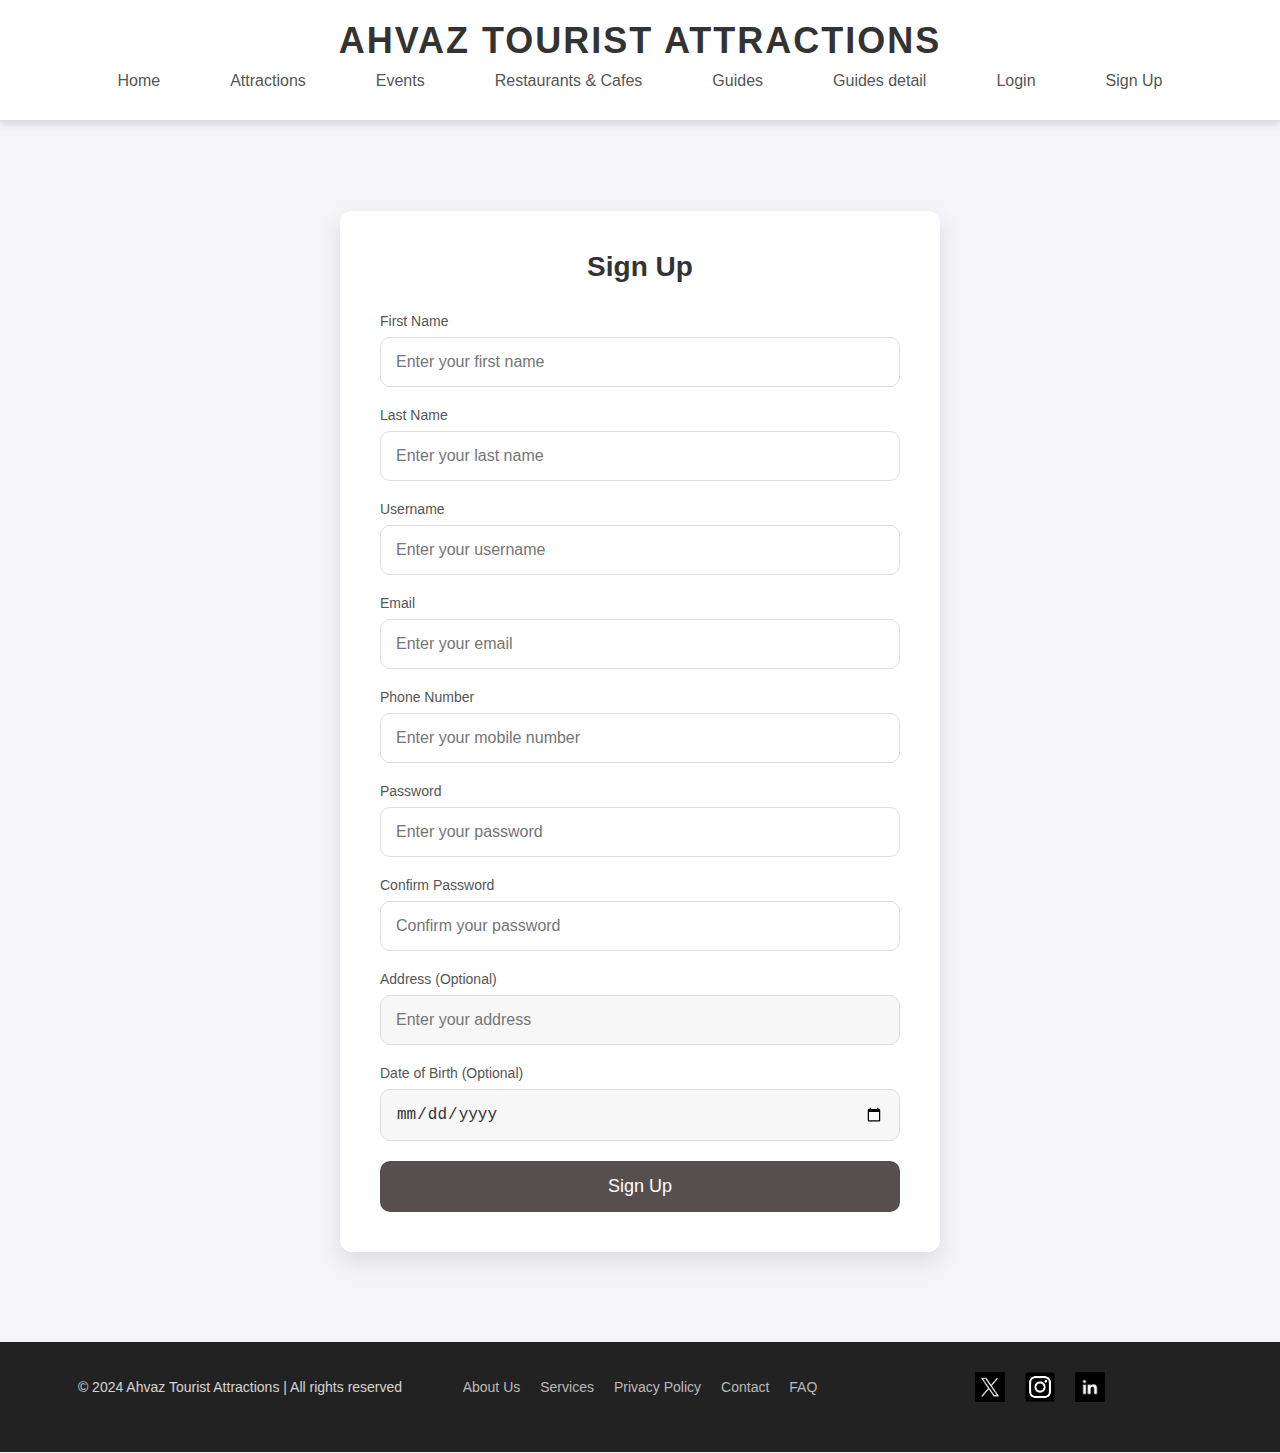
<file: register.html>
<!DOCTYPE html>
<html lang="en">
<head>
    <meta charset="UTF-8">
    <meta name="viewport" content="width=device-width, initial-scale=1.0">
    <title>Sign Up</title>
    <link id="theme-style" rel="stylesheet" href="css/style.css">
</head>
<body>
    <div id="header"></div>

    <main>
        <section class="signup-form">
            <h2>Sign Up</h2>
            <form id="signupForm" action="submit-form.php" method="POST">
                <!-- FName and LName Fields -->
                <div class="form-group">
                    <label for="first-name">First Name</label>
                    <input type="text" id="first-name" name="first-name" required placeholder="Enter your first name">
                    <span class="error-message" id="first-name-error">First Name is required.</span>
                </div>
                <div class="form-group">
                    <label for="last-name">Last Name</label>
                    <input type="text" id="last-name" name="last-name" required placeholder="Enter your last name">
                    <span class="error-message" id="last-name-error">Last Name is required.</span>
                </div>

                <!-- Username -->
                <div class="form-group">
                    <label for="username">Username</label>
                    <input type="text" id="username" name="username" required placeholder="Enter your username">
                    <span class="error-message" id="username-error">Username is required.</span>
                </div>

                <!-- Email -->
                <div class="form-group">
                    <label for="email">Email</label>
                    <input type="email" id="email" name="email" required placeholder="Enter your email">
                    <span class="error-message" id="email-error">Invalid email format.</span>
                </div>

                <!-- Mobile Number (Required) -->
                <div class="form-group">
                    <label for="mobile">Phone Number</label>
                    <input type="tel" id="mobile" name="mobile" required placeholder="Enter your mobile number">
                    <span class="error-message" id="mobile-error">Mobile number must start with 09 and be 11 digits long.</span>
                </div>

                <!-- Password -->
                <div class="form-group">
                    <label for="password">Password</label>
                    <input type="password" id="password" name="password" required placeholder="Enter your password">
                    <span class="error-message" id="password-error">Password must be at least 6 characters long.</span>
                </div>

                <!-- Confirm Password -->
                <div class="form-group">
                    <label for="confirm-password">Confirm Password</label>
                    <input type="password" id="confirm-password" name="confirm-password" required placeholder="Confirm your password">
                    <span class="error-message" id="confirm-password-error">Passwords must match.</span>
                </div>

                <!-- Optional Fields -->
                <div class="form-group">
                    <label for="address">Address (Optional)</label>
                    <input type="text" id="address" name="address" placeholder="Enter your address">
                </div>
                <div class="form-group">
                    <label for="birthdate">Date of Birth (Optional)</label>
                    <input type="date" id="birthdate" name="birthdate">
                </div>

                <!-- Submit Button -->
                <button type="submit" class="signup-btn">Sign Up</button>

                <p id="success-message" style="display: none; color: green;">Your registration was successful!</p>
            </form>
    </main>

    <div id="footer"></div>
    <script>
        fetch('header.html')
            .then(response => response.text())
            .then(data => document.getElementById('header').innerHTML = data);

        fetch('footer.html')
            .then(response => response.text())
            .then(data => document.getElementById('footer').innerHTML = data);
    </script>
    <script src="./js/register-validation.js"></script>
    <script src="./js/theme.js" ></script>
</body>
</html>
</file>
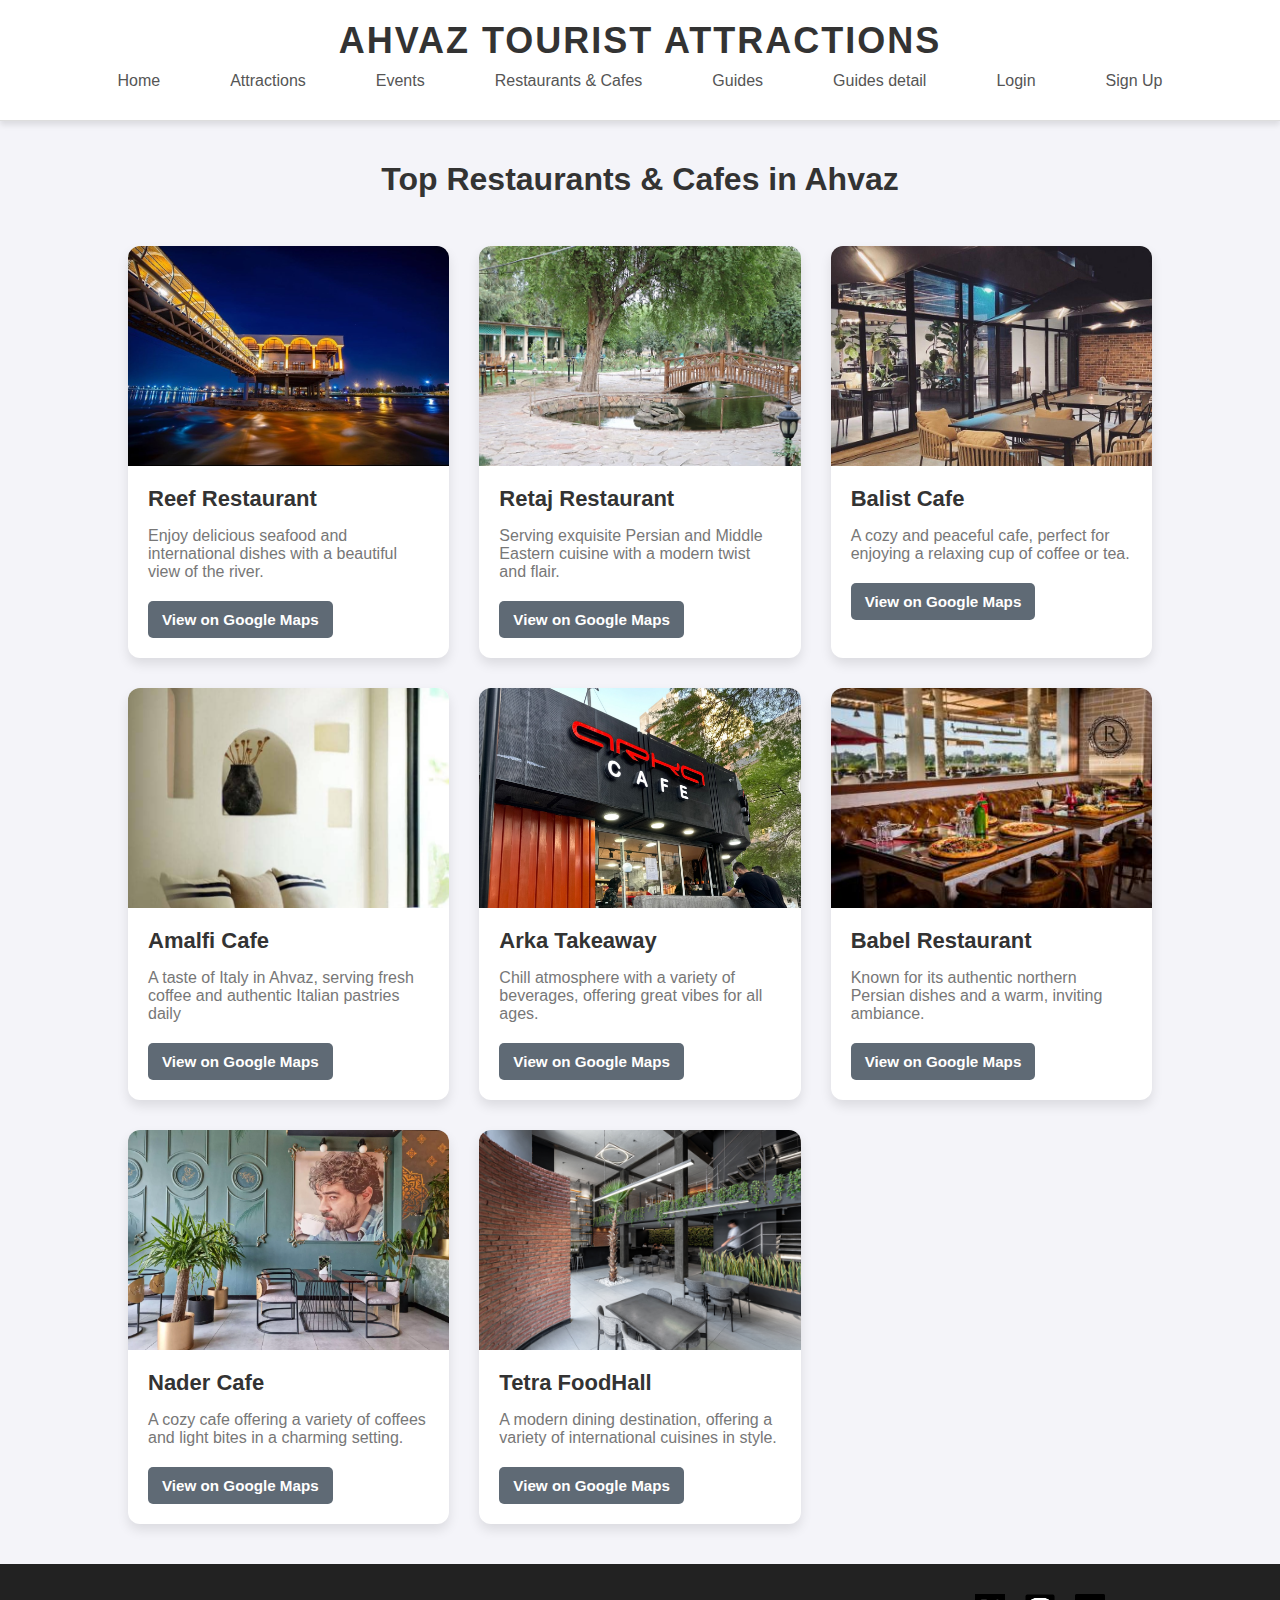
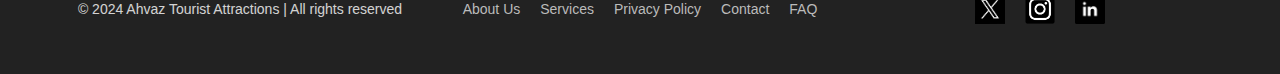
<file: restaurants.html>
<!DOCTYPE html>
<html lang="en">
<head>
    <meta charset="UTF-8">
    <meta name="viewport" content="width=device-width, initial-scale=1.0">
    <title>Restaurants & Cafes in Ahvaz</title>
    <link id="theme-style" rel="stylesheet" href="css/style.css">
</head>
<body>

    <div id="header"></div>
    <main>
        <section class="restaurants-section">
            <h2>Top Restaurants & Cafes in Ahvaz</h2><br/>

            <div class="restaurant-list">
                <div class="restaurant-card">
                    <img src="./images/reef.jpg" alt="Reef Restaurant">
                    <div class="card-content">
                        <h3>Reef Restaurant</h3>
                        <p>Enjoy delicious seafood and international dishes with a beautiful view of the river.</p>
                        <a href="https://www.google.com/maps?q=Reef+Restaurant,+Ahvaz" target="_blank" class="restaurant-btn">View on Google Maps</a>
                    </div>
                </div>
                <div class="restaurant-card">
                    <img src="./images/retaj.jpg" alt="Retaj Restaurant">
                    <div class="card-content">
                        <h3>Retaj Restaurant</h3>
                        <p>Serving exquisite Persian and Middle Eastern cuisine with a modern twist and flair.</p>
                        <a href="https://www.google.com/maps?q=Retaj+Restaurant,+Ahvaz" target="_blank" class="restaurant-btn">View on Google Maps</a>
                    </div>
                </div>
                <div class="restaurant-card">
                    <img src="./images/balist.jpg" alt="Balist Cafe">
                    <div class="card-content">
                        <h3>Balist Cafe</h3>
                        <p>A cozy and peaceful cafe, perfect for enjoying a relaxing cup of coffee or tea.</p>
                        <a href="https://maps.app.goo.gl/ZzKN5JyQSRr2e1wU6" target="_blank" class="restaurant-btn">View on Google Maps</a>
                    </div>
                </div>
                <div class="restaurant-card">
                    <img src="./images/amalfi.jpeg" alt="Amalfi Cafe">
                    <div class="card-content">
                        <h3>Amalfi Cafe</h3>
                        <p>A taste of Italy in Ahvaz, serving fresh coffee and authentic Italian pastries daily</p>
                        <a href="https://www.google.com/maps?q=Amalfi+Cafe,+Ahvaz" target="_blank" class="restaurant-btn">View on Google Maps</a>
                    </div>
                </div>
                <div class="restaurant-card">
                    <img src="./images/arka.jpeg" alt="Arka Cafe">
                    <div class="card-content">
                        <h3>Arka Takeaway</h3>
                        <p>Chill atmosphere with a variety of beverages, offering great vibes for all ages.</p>
                        <a href="https://maps.app.goo.gl/CYHYgHv2ojjjEKBy8" target="_blank" class="restaurant-btn">View on Google Maps</a>
                    </div>
                </div>
                <div class="restaurant-card">
                    <img src="./images/babel.jpg" alt="Babel Restaurant">
                    <div class="card-content">
                        <h3>Babel Restaurant</h3>
                        <p>Known for its authentic northern Persian dishes and a warm, inviting ambiance.</p>
                        <a href="https://g.co/kgs/7KuNNtt" target="_blank" class="restaurant-btn">View on Google Maps</a>
                    </div>
                </div>

                <div class="restaurant-card">
                    <img src="./images/nader.webp" alt="Nader Cafe">
                    <div class="card-content">
                        <h3>Nader Cafe</h3>
                        <p>A cozy cafe offering a variety of coffees and light bites in a charming setting.</p>
                        <a href="https://maps.app.goo.gl/oGoECdhUN4qgxa6E7" target="_blank" class="restaurant-btn">View on Google Maps</a>
                    </div>
                </div>
                <div class="restaurant-card">
                    <img src="./images/tetra.png" alt="Tetra FoodHall">
                    <div class="card-content">
                        <h3>Tetra FoodHall</h3>
                        <p>A modern dining destination, offering a variety of international cuisines in style.</p>
                        <a href=" https://maps.app.goo.gl/aEwpwGVrdxfdM9mz8" target="_blank" class="restaurant-btn">View on Google Maps</a>
                    </div>
                </div>
            </div>
        </section>
    </main>
    <div id="footer"></div>
    <script>
        fetch('header.html')
            .then(response => response.text())
            .then(data => document.getElementById('header').innerHTML = data);

        fetch('footer.html')
            .then(response => response.text())
            .then(data => document.getElementById('footer').innerHTML = data);
    </script>
    <script src="./js/theme.js" ></script>
</body>
</html>
</file>
<file: css/style.css>
@import url('./layout/header.css');
@import url('./layout/footer.css');
@import url('./pages/events.css');
@import url('./pages/attractions.css');
@import url('./pages/guides.css');
@import url('./pages/home.css');
@import url('./pages/login-style.css');
@import url('./pages/restaurants.css');
@import url('./pages/signup.css');
@import url('./pages/guide-detail.css');
@import url('./pages/faq.style.css');
</file>
